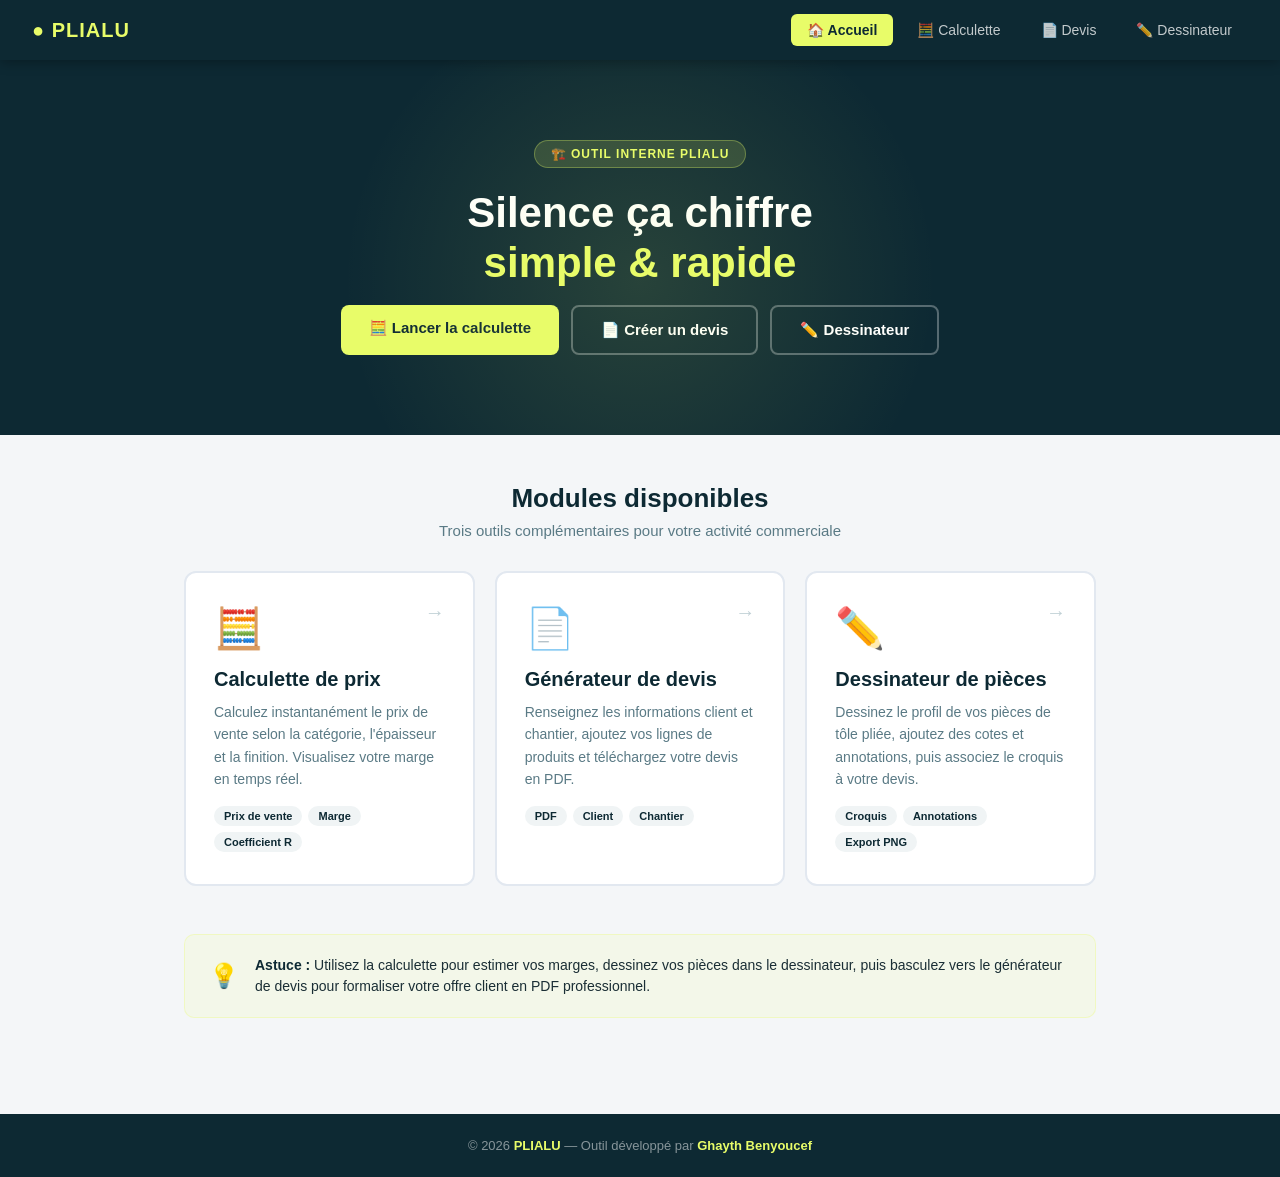
<file: index.html>
<!DOCTYPE html>
<html lang="fr">
<head>
  <meta charset="UTF-8">
  <meta name="viewport" content="width=device-width, initial-scale=1.0">
  <title>PLIALU — Accueil</title>
  <style>
    /* ════ RESET ════ */
    *, *::before, *::after { box-sizing: border-box; margin: 0; padding: 0; }
    body { font-family: 'Segoe UI', sans-serif; background: #f4f6f8; color: #1a2e35; }

    /* ════ NAVBAR ════ */
    .navbar {
      background: #0d2933;
      padding: 0 32px;
      height: 60px;
      display: flex;
      align-items: center;
      justify-content: space-between;
      position: sticky;
      top: 0;
      z-index: 100;
      box-shadow: 0 2px 12px rgba(0,0,0,0.3);
    }
    .navbar-brand {
      font-size: 20px;
      font-weight: 800;
      color: #e8fc69;
      letter-spacing: 1px;
    }
    .navbar-links { display: flex; gap: 8px; }
    .navbar-links a {
      color: rgba(255,255,255,0.75);
      text-decoration: none;
      padding: 8px 16px;
      border-radius: 6px;
      font-size: 14px;
      font-weight: 500;
      transition: all .2s;
    }
    .navbar-links a:hover { background: rgba(232,252,105,0.15); color: #e8fc69; }
    .navbar-links a.active { background: #e8fc69; color: #0d2933; font-weight: 700; }

    /* ════ HERO ════ */
    .hero {
      background: #0d2933;
      padding: 80px 32px;
      text-align: center;
      position: relative;
      overflow: hidden;
    }
    .hero::before {
      content: '';
      position: absolute;
      top: -80px; left: 50%; transform: translateX(-50%);
      width: 600px; height: 600px;
      background: radial-gradient(circle, rgba(232,252,105,0.12) 0%, transparent 70%);
      pointer-events: none;
    }
    .hero-badge {
      display: inline-block;
      background: rgba(232,252,105,0.15);
      color: #e8fc69;
      border: 1px solid rgba(232,252,105,0.3);
      padding: 6px 16px;
      border-radius: 20px;
      font-size: 12px;
      font-weight: 600;
      letter-spacing: 1px;
      text-transform: uppercase;
      margin-bottom: 20px;
    }
    .hero h1 {
      font-size: 42px;
      font-weight: 900;
      color: #ffffff;
      margin-bottom: 16px;
      line-height: 1.2;
    }
    .hero h1 span { color: #e8fc69; }
    .hero p {
      font-size: 17px;
      color: rgba(255,255,255,0.65);
      max-width: 520px;
      margin: 0 auto 36px;
      line-height: 1.6;
    }
    .hero-btns { display: flex; gap: 12px; justify-content: center; flex-wrap: wrap; }
    .btn-primary {
      background: #e8fc69;
      color: #0d2933;
      padding: 14px 28px;
      border-radius: 8px;
      font-weight: 800;
      font-size: 15px;
      text-decoration: none;
      transition: all .2s;
    }
    .btn-primary:hover { background: #d4e85a; transform: translateY(-2px); box-shadow: 0 6px 20px rgba(232,252,105,0.4); }
    .btn-outline {
      background: transparent;
      color: #ffffff;
      border: 2px solid rgba(255,255,255,0.3);
      padding: 14px 28px;
      border-radius: 8px;
      font-weight: 600;
      font-size: 15px;
      text-decoration: none;
      transition: all .2s;
    }
    .btn-outline:hover { border-color: #e8fc69; color: #e8fc69; }

    /* ════ CONTAINER ════ */
    .container { max-width: 960px; margin: 0 auto; padding: 48px 24px; }

    /* ════ SECTION TITRE ════ */
    .section-title {
      text-align: center;
      margin-bottom: 32px;
    }
    .section-title h2 { font-size: 26px; font-weight: 800; color: #0d2933; }
    .section-title p { color: #5a7a85; margin-top: 8px; font-size: 15px; }

    /* ════ MODULES GRID ════ */
    .modules-grid { display: grid; grid-template-columns: repeat(auto-fit, minmax(280px, 1fr)); gap: 20px; margin-bottom: 48px; }
    .module-card {
      background: #fff;
      border-radius: 12px;
      padding: 32px 28px;
      border: 2px solid #e2e8f0;
      text-decoration: none;
      color: inherit;
      transition: all .25s;
      display: block;
      position: relative;
      overflow: hidden;
    }
    .module-card::after {
      content: '';
      position: absolute;
      bottom: 0; left: 0; right: 0;
      height: 4px;
      background: #e8fc69;
      transform: scaleX(0);
      transition: transform .25s;
    }
    .module-card:hover { transform: translateY(-4px); box-shadow: 0 12px 32px rgba(13,41,51,0.12); border-color: #0d2933; }
    .module-card:hover::after { transform: scaleX(1); }
    .module-icon { font-size: 40px; margin-bottom: 16px; }
    .module-card h3 { font-size: 20px; font-weight: 800; color: #0d2933; margin-bottom: 10px; }
    .module-card p { font-size: 14px; color: #5a7a85; line-height: 1.6; margin-bottom: 16px; }
    .module-tags { display: flex; gap: 6px; flex-wrap: wrap; }
    .tag {
      background: #f0f4f5;
      color: #0d2933;
      padding: 4px 10px;
      border-radius: 20px;
      font-size: 11px;
      font-weight: 600;
    }
    .module-arrow {
      position: absolute;
      top: 28px; right: 28px;
      font-size: 20px;
      color: #c0d0d5;
      transition: all .2s;
    }
    .module-card:hover .module-arrow { color: #0d2933; transform: translateX(4px); }

    /* ════ INFO BAND ════ */
    .info-band {
      background: rgba(232,252,105,0.1);
      border: 1px solid rgba(232,252,105,0.3);
      border-radius: 10px;
      padding: 20px 24px;
      display: flex;
      align-items: center;
      gap: 16px;
      margin-bottom: 48px;
    }
    .info-band span { font-size: 24px; }
    .info-band p { font-size: 14px; color: #1a2e35; line-height: 1.5; }
    .info-band strong { color: #0d2933; }

    /* ════ FOOTER ════ */
    footer {
      background: #0d2933;
      color: rgba(255,255,255,0.5);
      text-align: center;
      padding: 24px;
      font-size: 13px;
    }
    footer strong { color: #e8fc69; }

    /* ════ RESPONSIVE ════ */
    @media (max-width: 600px) {
      .hero h1 { font-size: 28px; }
      .navbar { padding: 0 16px; }
      .navbar-brand { font-size: 16px; }
      .navbar-links a { padding: 6px 10px; font-size: 12px; }
    }
  </style>
</head>
<body>

<!-- NAVBAR -->
<nav class="navbar">
  <a href="https://ghayth-plialu.github.io/" style="text-decoration:none;"><div class="navbar-brand">● PLIALU</div></a>
  <div class="navbar-links">
    <a href="index.html" class="active">🏠 Accueil</a>
    <a href="calcul.html">🧮 Calculette</a>
    <a href="devis.html">📄 Devis</a>
    <a href="dessinateur.html">✏️ Dessinateur</a>
  </div>
</nav>

<!-- HERO -->
<section class="hero">
  <div class="hero-badge">🏗️ Outil interne PLIALU</div>
  <h1>Silence ça chiffre<br><span>simple &amp; rapide</span></h1>
  <div class="hero-btns">
    <a href="calcul.html" class="btn-primary">🧮 Lancer la calculette</a>
    <a href="devis.html" class="btn-outline">📄 Créer un devis</a>
    <a href="dessinateur.html" class="btn-outline">✏️ Dessinateur</a>
  </div>
</section>

<!-- CONTENU -->
<div class="container">

  <!-- Modules -->
  <div class="section-title">
    <h2>Modules disponibles</h2>
    <p>Trois outils complémentaires pour votre activité commerciale</p>
  </div>

  <div class="modules-grid">

    <a href="calcul.html" class="module-card">
      <div class="module-arrow">→</div>
      <div class="module-icon">🧮</div>
      <h3>Calculette de prix</h3>
      <p>Calculez instantanément le prix de vente selon la catégorie, l'épaisseur et la finition. Visualisez votre marge en temps réel.</p>
      <div class="module-tags">
        <span class="tag">Prix de vente</span>
        <span class="tag">Marge</span>
        <span class="tag">Coefficient R</span>
      </div>
    </a>

    <a href="devis.html" class="module-card">
      <div class="module-arrow">→</div>
      <div class="module-icon">📄</div>
      <h3>Générateur de devis</h3>
      <p>Renseignez les informations client et chantier, ajoutez vos lignes de produits et téléchargez votre devis en PDF.</p>
      <div class="module-tags">
        <span class="tag">PDF</span>
        <span class="tag">Client</span>
        <span class="tag">Chantier</span>
      </div>
    </a>

    <a href="dessinateur.html" class="module-card">
      <div class="module-arrow">→</div>
      <div class="module-icon">✏️</div>
      <h3>Dessinateur de pièces</h3>
      <p>Dessinez le profil de vos pièces de tôle pliée, ajoutez des cotes et annotations, puis associez le croquis à votre devis.</p>
      <div class="module-tags">
        <span class="tag">Croquis</span>
        <span class="tag">Annotations</span>
        <span class="tag">Export PNG</span>
      </div>
    </a>

  </div>

  <!-- Info band -->
  <div class="info-band">
    <span>💡</span>
    <p><strong>Astuce :</strong> Utilisez la calculette pour estimer vos marges, dessinez vos pièces dans le dessinateur, puis basculez vers le générateur de devis pour formaliser votre offre client en PDF professionnel.</p>
  </div>

</div>

<!-- FOOTER -->
<footer>
  <p>© 2026 <strong>PLIALU</strong> — Outil développé par <strong>Ghayth Benyoucef</strong></p>
</footer>

</body>
</html>
</file>
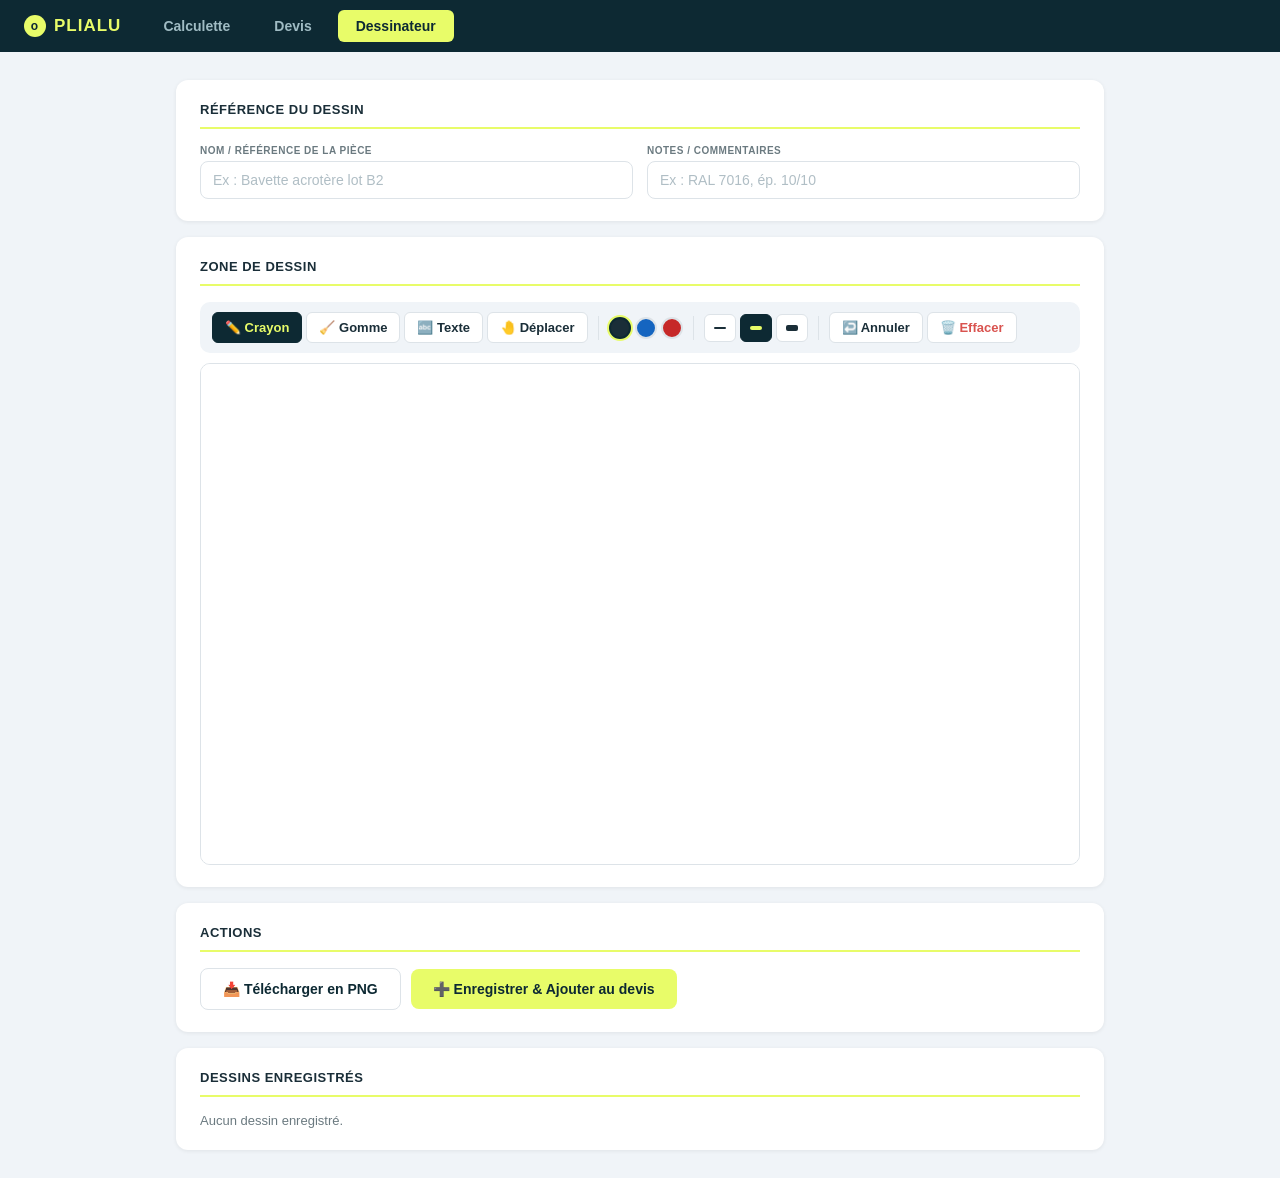
<file: dessinateur.html>
<!DOCTYPE html>
<html lang="fr">
<head>
  <meta charset="UTF-8">
  <meta name="viewport" content="width=device-width,initial-scale=1">
  <title>PLIALU — Dessinateur</title>
  <style>
    *{box-sizing:border-box;margin:0;padding:0}
    body{font-family:'Segoe UI',sans-serif;background:#f0f4f8;color:#1a2e38;min-height:100vh}

    .nav{background:#0d2933;padding:0 24px;display:flex;align-items:center;gap:8px;height:52px;position:sticky;top:0;z-index:100}
    .nav-logo{color:#e8fc69;font-weight:800;font-size:17px;margin-right:16px;letter-spacing:1px;display:flex;align-items:center;gap:8px}
    .nav-logo span{background:#e8fc69;color:#0d2933;border-radius:50%;width:22px;height:22px;display:inline-flex;align-items:center;justify-content:center;font-size:12px;font-weight:900}
    .nav-btn{background:transparent;border:none;color:#a0bcc4;padding:8px 18px;border-radius:6px;cursor:pointer;font-size:14px;font-weight:600;transition:.2s;text-decoration:none;display:inline-flex;align-items:center}
    .nav-btn:hover{color:#fff}
    .nav-btn.active{background:#e8fc69;color:#0d2933}

    .page{max-width:960px;margin:28px auto;padding:0 16px}

    .card{background:#fff;border-radius:12px;padding:22px 24px;margin-bottom:16px;box-shadow:0 1px 4px rgba(0,0,0,.07)}
    .card-title{font-size:13px;font-weight:800;color:#1a2e38;text-transform:uppercase;letter-spacing:.5px;margin-bottom:16px;padding-bottom:10px;border-bottom:2px solid #e8fc69}

    label{display:block;font-size:10px;font-weight:700;color:#6b7a80;text-transform:uppercase;letter-spacing:.5px;margin-bottom:5px}
    input[type="text"],textarea{width:100%;padding:10px 12px;border:1.5px solid #dde3e8;border-radius:8px;font-size:14px;background:#fff;color:#1a2e38;transition:border .2s;font-family:'Segoe UI',sans-serif}
    input:focus,textarea:focus{outline:none;border-color:#0d2933}
    input::placeholder,textarea::placeholder{color:#b0bec5}

    .grid2{display:grid;grid-template-columns:1fr 1fr;gap:14px}
    @media(max-width:600px){.grid2{grid-template-columns:1fr}}

    .toolbar{display:flex;flex-wrap:wrap;align-items:center;gap:6px;margin-bottom:10px;padding:10px 12px;background:#f0f4f8;border-radius:10px}
    .toolbar-group{display:flex;align-items:center;gap:4px}
    .toolbar-sep{width:1px;height:24px;background:#dde3e8;margin:0 4px}
    .tool-btn{padding:7px 12px;border:1.5px solid #dde3e8;border-radius:6px;cursor:pointer;font-size:13px;font-weight:600;background:#fff;color:#1a2e38;transition:.15s;display:inline-flex;align-items:center;gap:5px;white-space:nowrap}
    .tool-btn:hover{border-color:#0d2933;background:#f8fafb}
    .tool-btn.active{background:#0d2933;color:#e8fc69;border-color:#0d2933}
    .tool-btn.danger{color:#d9534f}
    .tool-btn.danger:hover{background:#d9534f;color:#fff;border-color:#d9534f}

    .swatch{width:22px;height:22px;border-radius:50%;border:2px solid #dde3e8;cursor:pointer;transition:.15s;flex-shrink:0}
    .swatch:hover{transform:scale(1.15)}
    .swatch.active{border-color:#0d2933;box-shadow:0 0 0 2px #e8fc69}

    .stroke-btn{width:32px;height:28px;border:1.5px solid #dde3e8;border-radius:6px;cursor:pointer;background:#fff;display:flex;align-items:center;justify-content:center;transition:.15s}
    .stroke-btn:hover{border-color:#0d2933}
    .stroke-btn.active{background:#0d2933;border-color:#0d2933}
    .stroke-btn.active .stroke-line{background:#e8fc69}
    .stroke-line{border-radius:2px;background:#1a2e38}

    .canvas-wrap{position:relative;border:1.5px solid #dde3e8;border-radius:10px;overflow:hidden;background:#fff;touch-action:none}
    #drawCanvas{display:block;width:100%;cursor:crosshair}

    /* Text input overlay */
    #textOverlay{position:absolute;display:none;z-index:20}
    #textOverlay input{font-size:16px;padding:4px 8px;border:2px solid #0d2933;border-radius:6px;outline:none;background:#fff;min-width:140px;font-family:'Segoe UI',sans-serif}

    /* Draggable text labels */
    .text-label{position:absolute;cursor:grab;user-select:none;-webkit-user-select:none;z-index:10;font-family:'Segoe UI',sans-serif;font-weight:600;white-space:nowrap;padding:2px 4px;border-radius:3px;transition:box-shadow .15s}
    .text-label:hover{box-shadow:0 0 0 2px rgba(232,252,105,0.6)}
    .text-label.dragging{cursor:grabbing;box-shadow:0 0 0 2px #e8fc69;opacity:.85}
    .text-label .del-label{display:none;position:absolute;top:-10px;right:-10px;width:18px;height:18px;background:#d9534f;color:#fff;border:none;border-radius:50%;font-size:10px;cursor:pointer;align-items:center;justify-content:center;line-height:1}
    .text-label:hover .del-label{display:flex}

    .actions{display:flex;flex-wrap:wrap;gap:10px;align-items:center}
    .btn-primary{background:#e8fc69;color:#0d2933;border:none;border-radius:8px;padding:12px 22px;font-size:14px;font-weight:800;cursor:pointer;transition:.15s;display:inline-flex;align-items:center;gap:6px}
    .btn-primary:hover{filter:brightness(.93)}
    .btn-secondary{background:#fff;color:#0d2933;border:1.5px solid #dde3e8;border-radius:8px;padding:12px 22px;font-size:14px;font-weight:700;cursor:pointer;transition:.15s;display:inline-flex;align-items:center;gap:6px}
    .btn-secondary:hover{border-color:#0d2933}

    .msg-ok{display:none;padding:10px 16px;background:#e6f9ee;color:#1a7a42;border-radius:8px;font-size:13px;font-weight:600;margin-top:10px;align-items:center;gap:6px}
    .msg-ok.show{display:inline-flex}

    .saved-list{margin-top:4px}
    .saved-item{display:flex;align-items:center;gap:12px;padding:10px 12px;border:1px solid #eef1f4;border-radius:8px;margin-bottom:8px;background:#fafbfc}
    .saved-item img{width:80px;height:50px;object-fit:contain;border-radius:4px;border:1px solid #dde3e8;background:#fff}
    .saved-item-info{flex:1;min-width:0}
    .saved-item-name{font-weight:700;font-size:13px;white-space:nowrap;overflow:hidden;text-overflow:ellipsis}
    .saved-item-date{font-size:11px;color:#6b7a80}
    .saved-item-del{background:none;border:none;color:#c0c8cc;cursor:pointer;font-size:16px;padding:4px;transition:.15s}
    .saved-item-del:hover{color:#d9534f}

    @media(max-width:600px){
      .toolbar{gap:4px;padding:8px}
      .tool-btn{padding:6px 8px;font-size:12px}
      .btn-primary,.btn-secondary{padding:10px 14px;font-size:13px}
    }
  </style>
</head>
<body>

<nav class="nav">
  <a href="https://ghayth-plialu.github.io/" style="text-decoration:none;">
    <div class="nav-logo"><span>o</span> PLIALU</div>
  </a>
  <a class="nav-btn" href="calcul.html">Calculette</a>
  <a class="nav-btn" href="devis.html">Devis</a>
  <a class="nav-btn active" href="dessinateur.html">Dessinateur</a>
</nav>

<div class="page">

  <div class="card">
    <div class="card-title">Référence du dessin</div>
    <div class="grid2">
      <div>
        <label for="refName">Nom / Référence de la pièce</label>
        <input type="text" id="refName" placeholder="Ex : Bavette acrotère lot B2">
      </div>
      <div>
        <label for="refNotes">Notes / Commentaires</label>
        <input type="text" id="refNotes" placeholder="Ex : RAL 7016, ép. 10/10">
      </div>
    </div>
  </div>

  <div class="card">
    <div class="card-title">Zone de dessin</div>

    <div class="toolbar">
      <div class="toolbar-group">
        <button class="tool-btn active" data-tool="pen" title="Crayon">✏️ Crayon</button>
        <button class="tool-btn" data-tool="eraser" title="Gomme">🧹 Gomme</button>
        <button class="tool-btn" data-tool="text" title="Texte">🔤 Texte</button>
        <button class="tool-btn" data-tool="move" title="Déplacer texte">🤚 Déplacer</button>
      </div>

      <div class="toolbar-sep"></div>

      <div class="toolbar-group">
        <div class="swatch active" data-color="#1a2e38" style="background:#1a2e38" title="Noir"></div>
        <div class="swatch" data-color="#1565c0" style="background:#1565c0" title="Bleu"></div>
        <div class="swatch" data-color="#c62828" style="background:#c62828" title="Rouge"></div>
      </div>

      <div class="toolbar-sep"></div>

      <div class="toolbar-group">
        <button class="stroke-btn" data-size="2" title="Fin"><div class="stroke-line" style="width:12px;height:2px"></div></button>
        <button class="stroke-btn active" data-size="4" title="Moyen"><div class="stroke-line" style="width:12px;height:4px"></div></button>
        <button class="stroke-btn" data-size="8" title="Épais"><div class="stroke-line" style="width:12px;height:6px"></div></button>
      </div>

      <div class="toolbar-sep"></div>

      <div class="toolbar-group">
        <button class="tool-btn" id="btnUndo" title="Annuler">↩️ Annuler</button>
        <button class="tool-btn danger" id="btnClear" title="Tout effacer">🗑️ Effacer</button>
      </div>
    </div>

    <div class="canvas-wrap" id="canvasWrap">
      <canvas id="drawCanvas" width="900" height="500"></canvas>
      <div id="textOverlay">
        <input type="text" id="textInput" placeholder="Saisir texte…">
      </div>
    </div>
  </div>

  <div class="card">
    <div class="card-title">Actions</div>
    <div class="actions">
      <button class="btn-secondary" id="btnDownload">📥 Télécharger en PNG</button>
      <button class="btn-primary" id="btnSave">➕ Enregistrer &amp; Ajouter au devis</button>
    </div>
    <div class="msg-ok" id="msgOk">✅ Dessin enregistré et ajouté au devis !</div>
  </div>

  <div class="card">
    <div class="card-title">Dessins enregistrés</div>
    <div id="savedList" class="saved-list">
      <p style="color:#6b7a80;font-size:13px">Aucun dessin enregistré.</p>
    </div>
  </div>

</div>

<script>
(() => {
  const canvas = document.getElementById('drawCanvas');
  const ctx = canvas.getContext('2d');
  const wrap = document.getElementById('canvasWrap');

  function resizeCanvas() {
    const rect = wrap.getBoundingClientRect();
    const w = rect.width;
    const h = 500;
    const dpr = window.devicePixelRatio || 1;
    canvas.width = w * dpr;
    canvas.height = h * dpr;
    canvas.style.width = w + 'px';
    canvas.style.height = h + 'px';
    ctx.setTransform(dpr, 0, 0, dpr, 0, 0);
    restoreFromHistory();
  }

  let tool = 'pen';
  let color = '#1a2e38';
  let lineWidth = 4;
  let drawing = false;
  let history = [];
  let startPoint = null;
  let snapshotBeforeLine = null;

  // ── Text labels (draggable overlays) ──
  let textLabels = []; // {id, text, x, y, color, fontSize, el}

  function saveState() {
    history.push(ctx.getImageData(0, 0, canvas.width, canvas.height));
    if (history.length > 50) history.shift();
  }

  function restoreFromHistory() {
    if (history.length) {
      ctx.putImageData(history[history.length - 1], 0, 0);
    } else {
      fillWhite();
    }
  }

  function fillWhite() {
    const w = canvas.width / (window.devicePixelRatio || 1);
    const h = canvas.height / (window.devicePixelRatio || 1);
    ctx.fillStyle = '#ffffff';
    ctx.fillRect(0, 0, w, h);
  }

  function clearCanvas() {
    saveState();
    fillWhite();
    // Also remove all text labels
    textLabels.forEach(t => t.el.remove());
    textLabels = [];
  }

  function getPos(e) {
    const rect = canvas.getBoundingClientRect();
    const src = e.touches && e.touches.length ? e.touches[0] : (e.changedTouches && e.changedTouches.length ? e.changedTouches[0] : e);
    return { x: src.clientX - rect.left, y: src.clientY - rect.top };
  }

  function drawLine(from, to) {
    ctx.beginPath();
    ctx.moveTo(from.x, from.y);
    ctx.lineTo(to.x, to.y);
    ctx.lineCap = 'round';
    ctx.strokeStyle = color;
    ctx.lineWidth = lineWidth;
    ctx.globalCompositeOperation = 'source-over';
    ctx.stroke();
  }

  // ══════════════════════════════════════════
  // Drawing — straight lines (pen) + freehand (eraser)
  // ══════════════════════════════════════════
  function startDraw(e) {
    if (tool === 'text' || tool === 'move') return;
    e.preventDefault();
    drawing = true;
    saveState();
    const p = getPos(e);

    if (tool === 'pen') {
      startPoint = p;
      snapshotBeforeLine = ctx.getImageData(0, 0, canvas.width, canvas.height);
    } else {
      ctx.beginPath();
      ctx.moveTo(p.x, p.y);
      ctx.lineCap = 'round';
      ctx.lineJoin = 'round';
      ctx.globalCompositeOperation = 'destination-out';
      ctx.lineWidth = lineWidth * 5;
    }
  }

  function moveDraw(e) {
    if (!drawing) return;
    e.preventDefault();
    const p = getPos(e);

    if (tool === 'pen') {
      ctx.putImageData(snapshotBeforeLine, 0, 0);
      drawLine(startPoint, p);
    } else {
      ctx.lineTo(p.x, p.y);
      ctx.stroke();
      ctx.beginPath();
      ctx.moveTo(p.x, p.y);
    }
  }

  function endDraw(e) {
    if (!drawing) return;
    drawing = false;

    if (tool === 'pen' && startPoint) {
      if (e.type !== 'mouseleave') {
        const p = getPos(e);
        ctx.putImageData(snapshotBeforeLine, 0, 0);
        drawLine(startPoint, p);
      }
      startPoint = null;
      snapshotBeforeLine = null;
    }

    ctx.globalCompositeOperation = 'source-over';
  }

  canvas.addEventListener('mousedown', startDraw);
  canvas.addEventListener('mousemove', moveDraw);
  canvas.addEventListener('mouseup', endDraw);
  canvas.addEventListener('mouseleave', endDraw);
  canvas.addEventListener('touchstart', startDraw, { passive: false });
  canvas.addEventListener('touchmove', moveDraw, { passive: false });
  canvas.addEventListener('touchend', endDraw);

  // ══════════════════════════════════════════
  // Text tool — creates draggable labels
  // ══════════════════════════════════════════
  const textOverlay = document.getElementById('textOverlay');
  const textInput = document.getElementById('textInput');

  canvas.addEventListener('click', (e) => {
    if (tool !== 'text') return;
    const p = getPos(e);
    textOverlay.style.display = 'block';
    textOverlay.style.left = p.x + 'px';
    textOverlay.style.top = (p.y - 16) + 'px';
    textInput.value = '';
    textInput.style.color = color;
    textInput.focus();
    textInput._pos = p;
  });

  function commitText() {
    const txt = textInput.value.trim();
    if (txt && textInput._pos) {
      const p = textInput._pos;
      const fontSize = Math.max(14, lineWidth * 4);
      createTextLabel(txt, p.x, p.y, color, fontSize);
    }
    textOverlay.style.display = 'none';
    textInput._pos = null;
  }

  textInput.addEventListener('keydown', (e) => {
    if (e.key === 'Enter') { e.preventDefault(); commitText(); }
    if (e.key === 'Escape') { textOverlay.style.display = 'none'; textInput._pos = null; }
  });
  textInput.addEventListener('blur', commitText);

  // ══════════════════════════════════════════
  // Draggable text label system
  // ══════════════════════════════════════════
  function createTextLabel(text, x, y, col, fontSize) {
    const id = 'lbl-' + Date.now();
    const el = document.createElement('div');
    el.className = 'text-label';
    el.style.left = x + 'px';
    el.style.top = (y - fontSize) + 'px';
    el.style.fontSize = fontSize + 'px';
    el.style.color = col;
    el.textContent = text;

    // Delete button
    const del = document.createElement('button');
    del.className = 'del-label';
    del.textContent = '✕';
    del.addEventListener('click', (e) => {
      e.stopPropagation();
      el.remove();
      textLabels = textLabels.filter(t => t.id !== id);
    });
    el.appendChild(del);

    // Drag logic
    let isDragging = false;
    let dragOffsetX = 0, dragOffsetY = 0;

    function onDragStart(e) {
      e.preventDefault();
      e.stopPropagation();
      isDragging = true;
      el.classList.add('dragging');
      const src = e.touches ? e.touches[0] : e;
      const rect = wrap.getBoundingClientRect();
      dragOffsetX = src.clientX - el.offsetLeft - rect.left + wrap.scrollLeft;
      dragOffsetY = src.clientY - el.offsetTop - rect.top + wrap.scrollTop;

      // Use offsetLeft directly since label is inside canvasWrap
      dragOffsetX = src.clientX - el.offsetLeft;
      dragOffsetY = src.clientY - el.offsetTop;
    }

    function onDragMove(e) {
      if (!isDragging) return;
      e.preventDefault();
      const src = e.touches ? e.touches[0] : e;
      let nx = src.clientX - dragOffsetX;
      let ny = src.clientY - dragOffsetY;
      // Clamp inside canvas
      nx = Math.max(0, Math.min(nx, wrap.clientWidth - el.offsetWidth));
      ny = Math.max(0, Math.min(ny, 500 - el.offsetHeight));
      el.style.left = nx + 'px';
      el.style.top = ny + 'px';
      // Update stored position
      const lbl = textLabels.find(t => t.id === id);
      if (lbl) { lbl.x = nx; lbl.y = ny; }
    }

    function onDragEnd() {
      if (!isDragging) return;
      isDragging = false;
      el.classList.remove('dragging');
    }

    el.addEventListener('mousedown', onDragStart);
    document.addEventListener('mousemove', onDragMove);
    document.addEventListener('mouseup', onDragEnd);
    el.addEventListener('touchstart', onDragStart, { passive: false });
    document.addEventListener('touchmove', onDragMove, { passive: false });
    document.addEventListener('touchend', onDragEnd);

    wrap.appendChild(el);
    textLabels.push({ id, text, x, y: y - fontSize, color: col, fontSize, el });
  }

  // ══════════════════════════════════════════
  // Render text labels onto canvas (for export)
  // ══════════════════════════════════════════
  function renderLabelsToCanvas(targetCtx, dpr) {
    textLabels.forEach(lbl => {
      targetCtx.save();
      targetCtx.globalCompositeOperation = 'source-over';
      targetCtx.font = `600 ${lbl.fontSize}px 'Segoe UI', sans-serif`;
      targetCtx.fillStyle = lbl.color;
      // el.offsetLeft/Top gives the current position in the wrapper
      const x = lbl.el.offsetLeft;
      const y = lbl.el.offsetTop + lbl.fontSize; // baseline offset
      targetCtx.fillText(lbl.text, x, y);
      targetCtx.restore();
    });
  }

  // ══════════════════════════════════════════
  // Toolbar — tool selection
  // ══════════════════════════════════════════
  document.querySelectorAll('[data-tool]').forEach(btn => {
    btn.addEventListener('click', () => {
      document.querySelectorAll('[data-tool]').forEach(b => b.classList.remove('active'));
      btn.classList.add('active');
      tool = btn.dataset.tool;
      if (tool === 'eraser') canvas.style.cursor = 'cell';
      else if (tool === 'text') canvas.style.cursor = 'text';
      else if (tool === 'move') canvas.style.cursor = 'grab';
      else canvas.style.cursor = 'crosshair';

      // Toggle pointer events on labels
      textLabels.forEach(t => {
        t.el.style.pointerEvents = (tool === 'move' || tool === 'text') ? 'auto' : 'none';
      });
    });
  });

  document.querySelectorAll('.swatch').forEach(sw => {
    sw.addEventListener('click', () => {
      document.querySelectorAll('.swatch').forEach(s => s.classList.remove('active'));
      sw.classList.add('active');
      color = sw.dataset.color;
    });
  });

  document.querySelectorAll('.stroke-btn').forEach(btn => {
    btn.addEventListener('click', () => {
      document.querySelectorAll('.stroke-btn').forEach(b => b.classList.remove('active'));
      btn.classList.add('active');
      lineWidth = parseInt(btn.dataset.size);
    });
  });

  // ── Undo ──
  document.getElementById('btnUndo').addEventListener('click', () => {
    if (history.length > 0) {
      history.pop();
      if (history.length > 0) {
        ctx.putImageData(history[history.length - 1], 0, 0);
      } else {
        fillWhite();
      }
    }
  });

  // ── Clear ──
  document.getElementById('btnClear').addEventListener('click', () => {
    if (confirm('Effacer tout le dessin ?')) clearCanvas();
  });

  // ══════════════════════════════════════════
  // Export — renders labels onto canvas then exports
  // ══════════════════════════════════════════
  function getCanvasDataURL() {
    const dpr = window.devicePixelRatio || 1;
    const tmp = document.createElement('canvas');
    tmp.width = canvas.width;
    tmp.height = canvas.height;
    const tctx = tmp.getContext('2d');
    // White bg
    tctx.fillStyle = '#ffffff';
    tctx.fillRect(0, 0, tmp.width, tmp.height);
    // Draw canvas content
    tctx.drawImage(canvas, 0, 0);
    // Draw text labels on top
    tctx.setTransform(dpr, 0, 0, dpr, 0, 0);
    renderLabelsToCanvas(tctx, dpr);
    return tmp.toDataURL('image/png');
  }

  // ── Download PNG ──
  document.getElementById('btnDownload').addEventListener('click', () => {
    const name = document.getElementById('refName').value.trim() || 'plialu-dessin';
    const a = document.createElement('a');
    a.href = getCanvasDataURL();
    a.download = name.replace(/[^a-zA-Z0-9àâéèêëïîôùûüçÀÉ_-]/g, '_') + '.png';
    a.click();
  });

  // ── Save & add to devis ──
  document.getElementById('btnSave').addEventListener('click', () => {
    const nom = document.getElementById('refName').value.trim();
    if (!nom) {
      alert('Veuillez saisir un nom / référence pour le dessin.');
      document.getElementById('refName').focus();
      return;
    }

    const item = {
      id: 'D' + Date.now(),
      nom: nom,
      notes: document.getElementById('refNotes').value.trim(),
      date: new Date().toLocaleString('fr-FR'),
      imageBase64: getCanvasDataURL()
    };

    let dessins = [];
    try { dessins = JSON.parse(localStorage.getItem('plialu-devis-dessins')) || []; } catch (e) {}
    dessins.push(item);
    localStorage.setItem('plialu-devis-dessins', JSON.stringify(dessins));

    const msg = document.getElementById('msgOk');
    msg.classList.add('show');
    setTimeout(() => msg.classList.remove('show'), 3500);

    renderSavedList();
  });

  // ── Render saved drawings ──
  function renderSavedList() {
    const container = document.getElementById('savedList');
    let dessins = [];
    try { dessins = JSON.parse(localStorage.getItem('plialu-devis-dessins')) || []; } catch (e) {}

    if (!dessins.length) {
      container.innerHTML = '<p style="color:#6b7a80;font-size:13px">Aucun dessin enregistré.</p>';
      return;
    }

    container.innerHTML = dessins.map((d, i) => `
      <div class="saved-item">
        <img src="${d.imageBase64}" alt="${d.nom}">
        <div class="saved-item-info">
          <div class="saved-item-name">${escHtml(d.nom)}</div>
          <div class="saved-item-date">${escHtml(d.date)}${d.notes ? ' — ' + escHtml(d.notes) : ''}</div>
        </div>
        <button class="saved-item-del" data-idx="${i}" title="Supprimer">✕</button>
      </div>
    `).join('');

    container.querySelectorAll('.saved-item-del').forEach(btn => {
      btn.addEventListener('click', () => {
        const idx = parseInt(btn.dataset.idx);
        dessins.splice(idx, 1);
        localStorage.setItem('plialu-devis-dessins', JSON.stringify(dessins));
        renderSavedList();
      });
    });
  }

  function escHtml(s) {
    const d = document.createElement('div');
    d.textContent = s;
    return d.innerHTML;
  }

  // ── Init ──
  window.addEventListener('resize', resizeCanvas);
  resizeCanvas();
  fillWhite();
  renderSavedList();
})();
</script>
</body>
</html>
</file>
